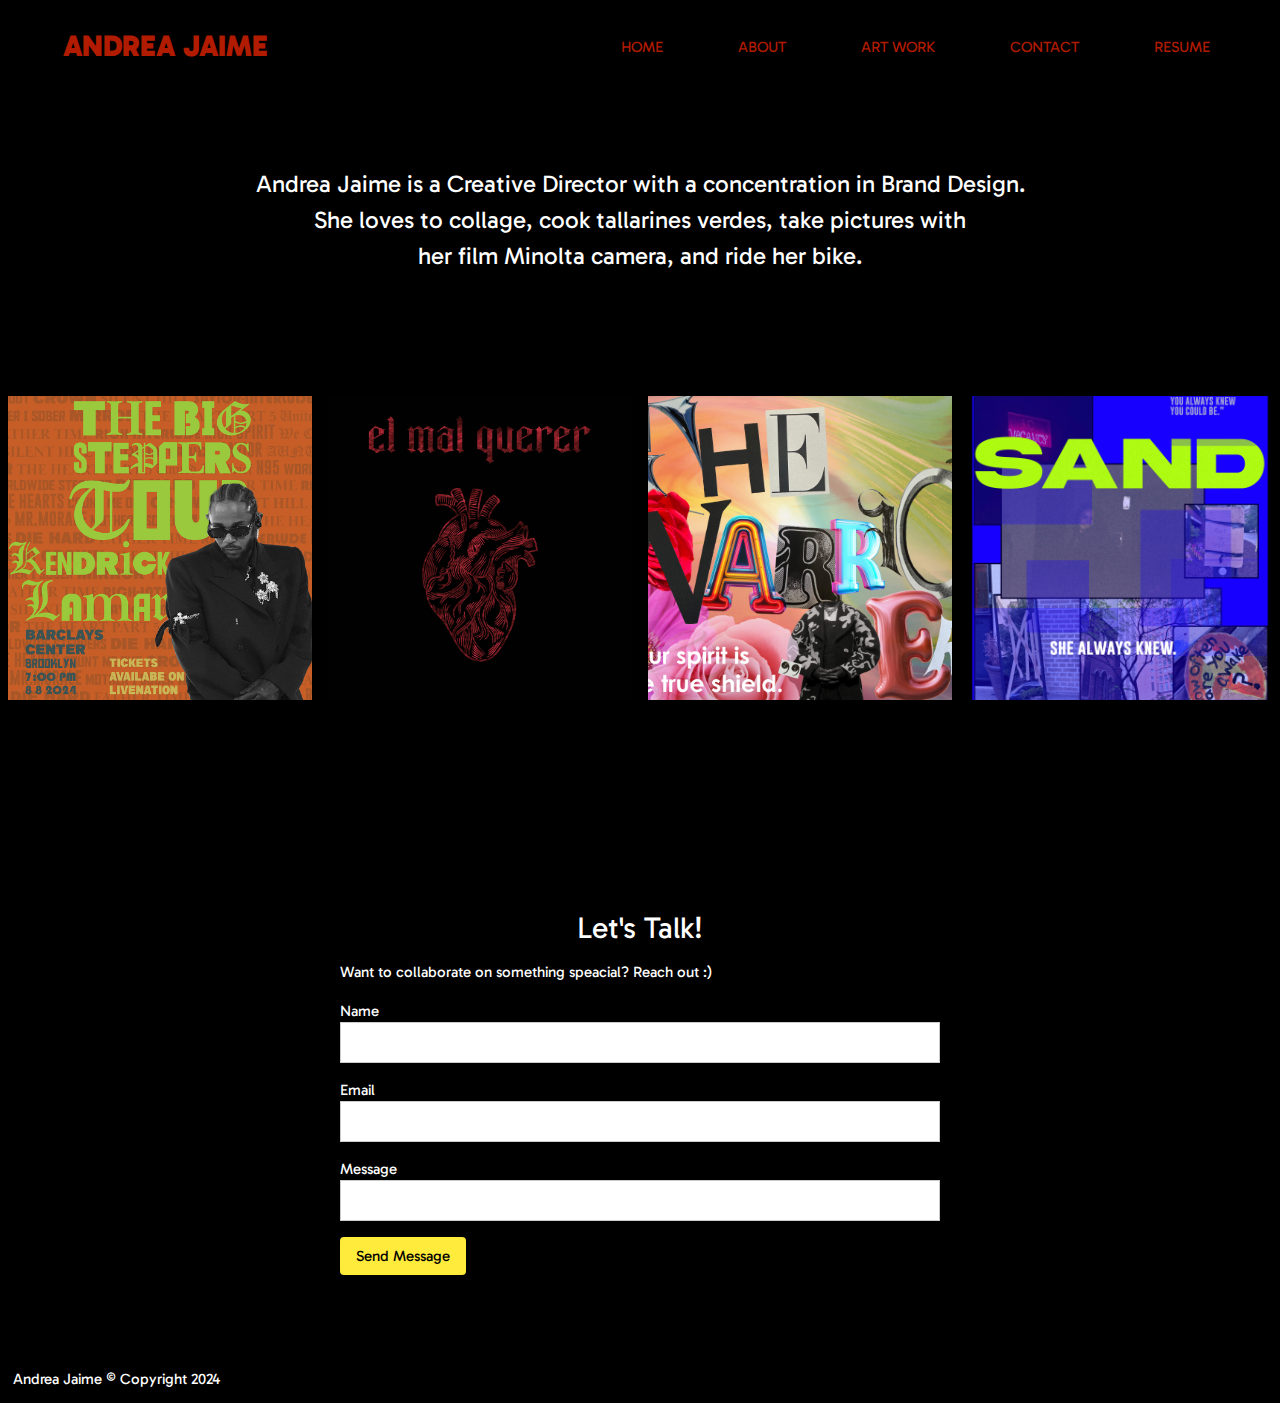
<file: index.html>
<!DOCTYPE html>
<html lang="en">
<meta charset="UTF-8">
<head>
    <title>Andrea Hi-Meh</title>
    <meta name="viewport" content="width=device-width, initial-scale=1">
    <link rel="stylesheet" href="https://www.w3schools.com/w3css/4/w3.css">
    <link rel="stylesheet" href="css/my-styles.css">
    <link rel="preconnect" href="https://fonts.googleapis.com">
    <link rel="preconnect" href="https://fonts.gstatic.com" crossorigin>
    <link href="https://fonts.googleapis.com/css2?family=Gabarito:wght@400..900&display=swap" rel="stylesheet">
</head>
    
<body>
    <!-- hamburger menu-->
    <header class="w3-top">
      <div class="container"> 
          <nav class="navbar">
            <a href="index.html" class="nav-branding nav-link">ANDREA JAIME</a>
            <ul class="nav-menu">
              <li class="nav-item">
                  <a href="index.html" class="nav-link">HOME</a>
              </li>
              <li class="nav-item">
                  <a href="aboutme.html" class="nav-link">ABOUT</a>
              </li>
              <li class="nav-item">
                  <a href="artwork.html" class="nav-link">ART WORK</a>
              </li>
              <li class="nav-item">
                <a href="index.html#contact" class="nav-link">CONTACT</a>
              </li>
              <li class="nav-item">
                  <a href="resume.html" class="nav-link">RESUME</a>
              </li>
            </ul>
            <div class="hamburger">
              <span class="bar"></span>
              <span class="bar"></span>
              <span class="bar"></span>
            </div>
          </nav>
      </div>
    </header>

            
            
  <br>
  <br>
  <br>

  <!-- small about me blurb -->
  <div id="home" class="w3-container w3-padding-top-84 w3-center">
      <h3>Andrea Jaime is a Creative Director with a concentration in Brand Design.
        <br>
        She loves to collage, cook tallarines verdes, take pictures with 
        <br>
        her film Minolta camera, and ride her bike.
      </h3>
  </div>

  <br>
  <br>
  <br>
  <br>
  <br>
            
                   
    <!-- The Modal/Lightbox -->
    <!-- <h2 style="text-align:center">Lightbox</h2> -->
  
  <!--START OF CONTENT-->
 
    <div class="row">
      <div class="column">
          <img src="assets/4x4_Kendrick_Lamar_11.03.24_hi_res_72dpi.jpg" style="width:100%" onclick="openModal();currentSlide(1)" class="hover-shadow cursor">
      </div>
      <div class="column">
          <img src="assets/Album Cover_9.20.24_front_72dpi.jpg" style="width:100%" onclick="openModal();currentSlide(2)" class="hover-shadow cursor">
      </div>
      <div class="column">
          <img src="assets/The_Warrior_Era_Final_Cropped_72dpi.jpg" style="width:100%" onclick="openModal();currentSlide(3)" class="hover-shadow cursor">
      </div>
      <div class="column">
          <img src="assets/SAND_MOVIE_POSTER_with_margin_cropped_hi_res_72dpi.jpg" style="width:100%" onclick="openModal();currentSlide(4)" class="hover-shadow cursor">
      </div>
    </div>

    <div id="myModal" class="modal">
      <span class="close cursor" onclick="closeModal()">&times;</span>
        <div class="modal-content">

          <div class="mySlides">
          <div class="numbertext">1 / 4</div>
            <img src="assets/4x4_Kendrick_Lamar_11.03.24_hi_res_72dpi.jpg" style="width:100%">
          </div>

          <div class="mySlides">
          <div class="numbertext">2 / 4</div>
            <img src="assets/Album Cover_9.20.24_front_72dpi.jpg" style="width:100%">
          </div>

          <div class="mySlides">
          <div class="numbertext">3 / 4</div>
            <img src="assets/The_Warrior_Era_Final_72dpi.jpg" style="width:100%">
          </div>
          
          <div class="mySlides">
          <div class="numbertext">4 / 4</div>
            <img src="assets/SAND_MOVIE_POSTER_with_margin_hi_res_72dpi.jpg" style="width:100%">
          </div>
          
          <a class="prev" onclick="plusSlides(-1)">&#10094;</a>
          <a class="next" onclick="plusSlides(1)">&#10095;</a>

          <!-- holds space for captions-->
          <div class="caption-container">
          <p id="caption"></p>
          </div>


          <div class="column">
            <img class="demo cursor" src="assets/4x4_Kendrick_Lamar_11.03.24_hi_res_72dpi.jpg" style="width:100%" onclick="currentSlide(1)" alt="The Big Steppers Tour">
          </div>
          <div class="column">
            <img class="demo cursor" src="assets/Album Cover_9.20.24_front_72dpi.jpg" style="width:100%" onclick="currentSlide(2)" alt="El Mal Querer Album Cover">
          </div>
          <div class="column">
            <img class="demo cursor" src="assets/The_Warrior_Era_Final_Cropped_72dpi.jpg" style="width:100%" onclick="currentSlide(3)" alt="The Warrior Era">
          </div>
          <div class="column">
            <img class="demo cursor" src="assets/SAND_MOVIE_POSTER_with_margin_cropped_hi_res_72dpi.jpg" style="width:100%" onclick="currentSlide(4)" alt="El Mal Querer Lyrics Gif">
          </div>
        </div>
    </div>

    <br>
    <br>
    <br>
    <br>
    <br>
    <br>

    <!-- Contact section -->
    <div class="w3-container w3-black w3-padding-64 w3-padding-large" id="contact">
        <div class="w3-content" style="max-width:600px">
        <h2 class="w3-center"><b>Let's Talk!</b></h2>
        <p>Want to collaborate on something <b>speacial</b>? Reach out :) </p>
        <form target="_blank" action="https://formsubmit.co/majb92@gmail.com" method="POST">
            <div class="w3-section">
            <label>Name</label>
            <input class="w3-input w3-border" type="text" name="Name" required>
            </div>
            <div class="w3-section">
            <label>Email</label>
            <input class="w3-input w3-border" type="text" name="Email" required>
            </div>
            <div class="w3-section">
            <label>Message</label>
            <input class="w3-input w3-border" type="text" name="Message" required>
            </div>
            <button type="submit" class="w3-button w3-round w3-yellow w3-margin-bottom">Send Message</button>
        </form>
        </div>
    </div>

    
    
    <footer>
        <p> Andrea Jaime &copy; Copyright 2024</p>
    </footer>
</div>

<!-- lightbox modal -->
<script>
    function openModal() {
      document.getElementById("myModal").style.display = "block";
    }
    
    function closeModal() {
      document.getElementById("myModal").style.display = "none";
    }
    
    var slideIndex = 1;
    showSlides(slideIndex);
    
    function plusSlides(n) {
      showSlides(slideIndex += n);
    }
    
    function currentSlide(n) {
      showSlides(slideIndex = n);
    }
    
    function showSlides(n) {
      var i;
      var slides = document.getElementsByClassName("mySlides");
      var dots = document.getElementsByClassName("demo");
      var captionText = document.getElementById("caption");
      if (n > slides.length) {slideIndex = 1}
      if (n < 1) {slideIndex = slides.length}
      for (i = 0; i < slides.length; i++) {
          slides[i].style.display = "none";
      }
      for (i = 0; i < dots.length; i++) {
          dots[i].className = dots[i].className.replace(" active", "");
      }
      slides[slideIndex-1].style.display = "block";
      dots[slideIndex-1].className += " active";
      captionText.innerHTML = dots[slideIndex-1].alt;
    }
</script>

<script src="js/javascript.js"> </script>


	</body>
</html>
</file>
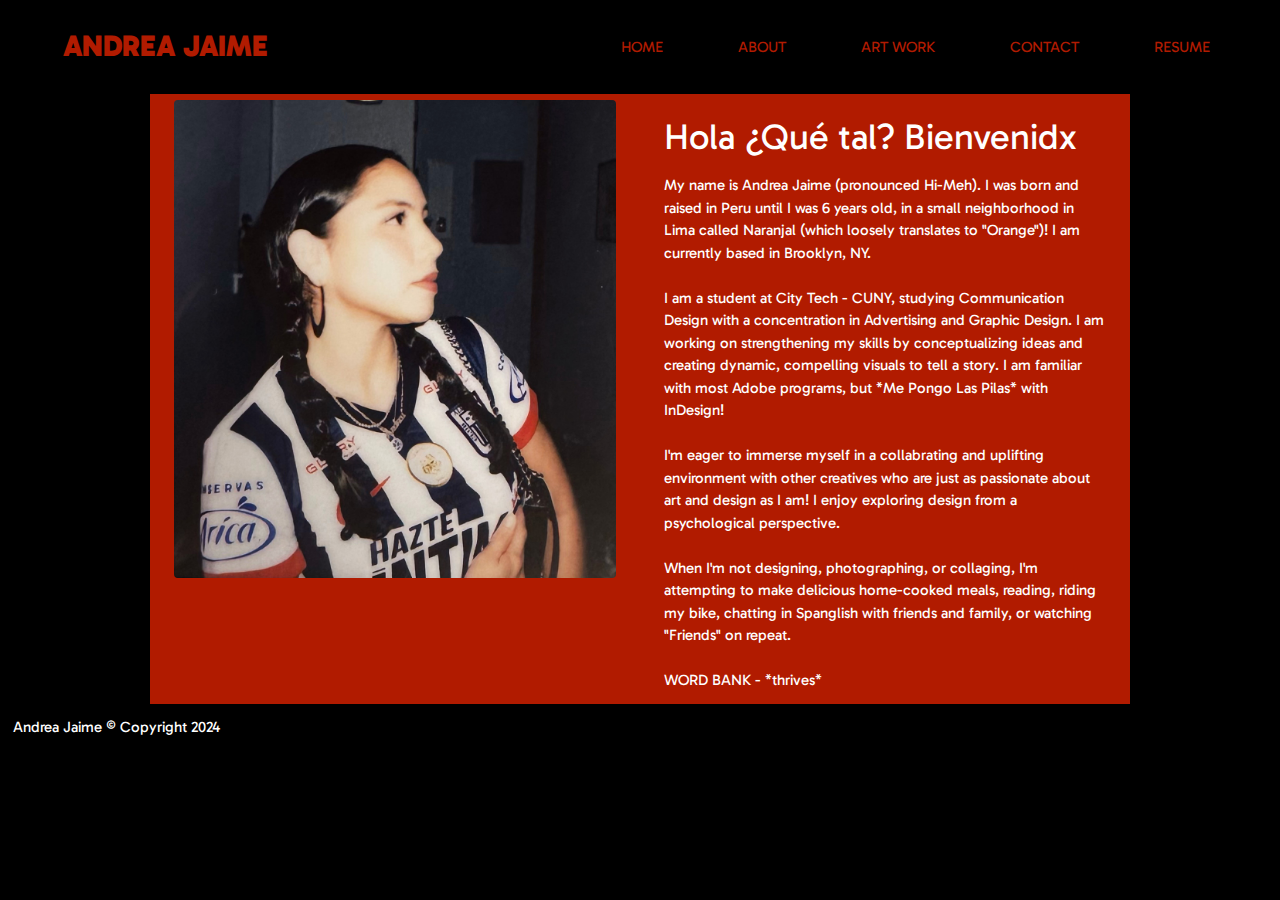
<file: aboutme.html>
<!DOCTYPE html>
<html lang="en">
<meta charset="UTF-8">
<head>
    <title>Andrea Hi-Meh About</title>
    <meta name="viewport" content="width=device-width, initial-scale=1">
    <link rel="stylesheet" href="https://www.w3schools.com/w3css/4/w3.css">
    <link rel="stylesheet" href="css/my-styles.css">
    <link rel="preconnect" href="https://fonts.googleapis.com">
    <link rel="preconnect" href="https://fonts.gstatic.com" crossorigin>
    <link href="https://fonts.googleapis.com/css2?family=Gabarito:wght@400..900&display=swap" rel="stylesheet">
</head>
    
  <body>
    <!-- hamburger menu-->
    <header class="w3-top">
      <div class="container"> 
          <nav class="navbar">
            <a href="index.html" class="nav-branding nav-link">ANDREA JAIME</a>
            <ul class="nav-menu">
              <li class="nav-item">
                  <a href="index.html" class="nav-link">HOME</a>
              </li>
              <li class="nav-item">
                  <a href="aboutme.html" class="nav-link">ABOUT</a>
              </li>
              <li class="nav-item">
                  <a href="artwork.html" class="nav-link">ART WORK</a>
              </li>
              <li class="nav-item">
                <a href="index.html#contact" class="nav-link">CONTACT</a>
              </li>
              <li class="nav-item">
                  <a href="resume.html" class="nav-link">RESUME</a>
              </li>
            </ul>
            <div class="hamburger">
              <span class="bar"></span>
              <span class="bar"></span>
              <span class="bar"></span>
            </div>
          </nav>
      </div>
    </header>
  

      <!--START OF CONTENT--> 
      <div id="home" class="w3-content">
        <div id="about" class="w3-padding-top-36 ">
          <div class="w3-row">
              <div class="w3-half w3-padding-large">
                  <img src="assets/Andrea_Jaime_film_photograph_fixed.jpg" class="w3-round w3-image" alt="Table" style="width:100%">
              </div>

              <div class="w3-half w3-padding-large">
                <h1><b>Hola ¿Qué tal? Bienvenidx</b></h1>
                <p>My name is Andrea Jaime (pronounced Hi-Meh). I was born and raised in Peru until I was 6 years old, in a small neighborhood in Lima called Naranjal (which loosely translates to "Orange")! I am currently based in Brooklyn, NY.
                <br> 
                <br>
                I am a student at City Tech - CUNY, studying Communication Design with a concentration in Advertising and Graphic Design. I am working on strengthening my skills by conceptualizing ideas and creating dynamic, 
                compelling visuals to tell a story. I am familiar with most Adobe programs, but *Me Pongo Las Pilas* with InDesign!
                <br>
                <br>
                I'm eager to immerse myself in a collabrating and uplifting environment with other creatives who are just as passionate about art and design as I am! I enjoy exploring design from a psychological perspective.
                <br>
                <br>
                When I'm not designing, photographing, or collaging, I'm attempting to make delicious home-cooked meals, reading, riding my bike, chatting in Spanglish with friends and family, or watching "Friends" on repeat.
                <br>
                <br>
                WORD BANK - *thrives*
                </p>
              </div>
          </div>
        </div>
      </div>
    
    <!--END OF CONTEDNT-->

    <footer>
        <p>Andrea Jaime &copy; Copyright 2024</p>
    </footer>


        <script src="js/javascript.js"> </script>
    
  </body>
  </html>
</file>
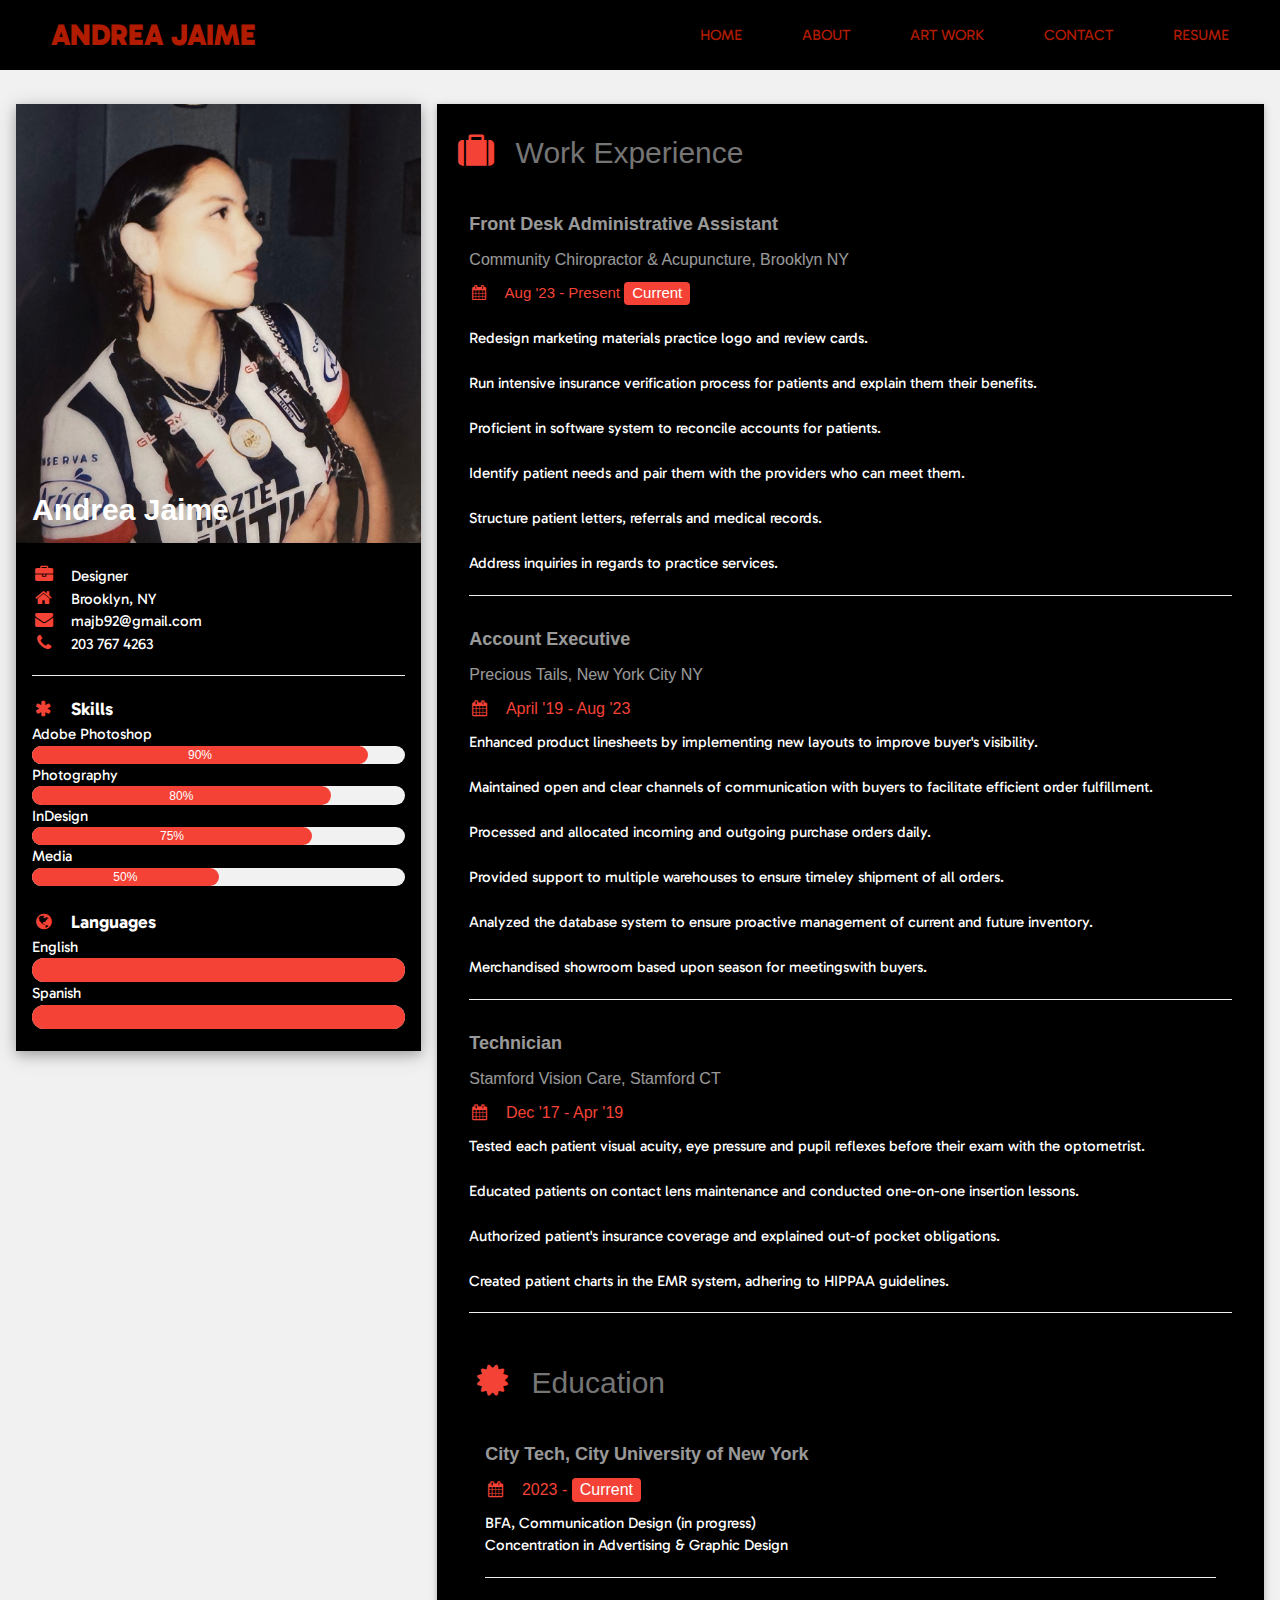
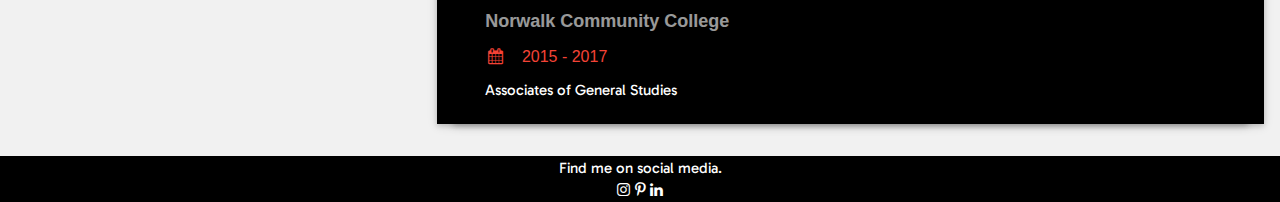
<file: resume.html>
<!DOCTYPE html>
<meta charset="UTF-8">
<html lang="en">
    <head>
        <!-- Remember to replace this title with the name of your website! -->
        <title>Andrea Hi-Meh Resume</title>

        <!-- Keep this stuff. It makes the site responsive and makes w3.css work. -->
        
        <meta name="viewport" content="width=device-width, initial-scale=1">
        <link rel="stylesheet" href="https://www.w3schools.com/w3css/4/w3.css">
        <link rel="stylesheet" href="css/my-resume-style.css">
       
        <!-- Keep this too. This template uses Font Awesome icons, and this makes them work.  -->
        <link rel="stylesheet" href="https://cdnjs.cloudflare.com/ajax/libs/font-awesome/4.7.0/css/font-awesome.min.css">
        <link rel="preconnect" href="https://fonts.googleapis.com">
        <link rel="preconnect" href="https://fonts.gstatic.com" crossorigin>
        <link href="https://fonts.googleapis.com/css2?family=Gabarito:wght@400..900&display=swap" rel="stylesheet">
        
       
        

        <!-- YOU CAN DELETE THIS EMBEDDED CSS. USE YOUR OWN CSS FILE 
        WITH YOUR OWN FONT.  -->
       <style>  
        html,body,h1,h2,h3,h4,h5,h6 {font-family: "Roboto", sans-serif}
        </style>  <!-- DELETE ME!-->

    </head>


    <body class="w3-light-grey">
        
        <div>

            <header class="w3-top">
                <div class="container"> 
                    <nav class="navbar">
                      <a href="index.html" class="nav-branding nav-link">ANDREA JAIME</a>
                      <ul class="nav-menu">
                        <li class="nav-item">
                            <a href="index.html" class="nav-link">HOME</a>
                        </li>
                        <li class="nav-item">
                            <a href="aboutme.html" class="nav-link">ABOUT</a>
                        </li>
                        <li class="nav-item">
                            <a href="artwork.html" class="nav-link">ART WORK</a>
                        </li>
                        <li class="nav-item">
                          <a href="index.html#contact" class="nav-link">CONTACT</a>
                        </li>
                        <li class="nav-item">
                            <a href="resume.html" class="nav-link">RESUME</a>
                        </li>
                      </ul>
                      <div class="hamburger">
                        <span class="bar"></span>
                        <span class="bar"></span>
                        <span class="bar"></span>
                      </div>
                    </nav>
                </div>
            </header>
            


        <div id="home" class="w3-content w3-margin-top" style="max-width:1400px;">

        <!-- The Grid -->
            <div class="w3-row-padding">
            
                <!-- Left Column -->
                <div class="w3-third">
                
                    <div class="w3-black w3-text-grey w3-card-4">
                        <div class="w3-display-container">
                            <img src="assets/Andrea_Jaime_film_photograph_fixed.jpg" " style="width:100%" alt="Avatar">
                            <div class="w3-display-bottomleft w3-container w3-text-white">
                                <h2><b>Andrea Jaime</b></h2>
                            </div>
                        </div>
                        <br>
                        <div class="w3-container">

                            <p><i class="fa fa-briefcase fa-fw w3-margin-right w3-large w3-text-red"></i>Designer</p>
                            <p><i class="fa fa-home fa-fw w3-margin-right w3-large w3-text-red"></i>Brooklyn, NY</p>
                            <p><i class="fa fa-envelope fa-fw w3-margin-right w3-large w3-text-red"></i>majb92@gmail.com</p>
                            <p><i class="fa fa-phone fa-fw w3-margin-right w3-large w3-text-red"></i>203 767 4263</p>
                            <hr>

                            <p class="w3-large"><b><i class="fa fa-asterisk fa-fw w3-margin-right w3-text-red"></i>Skills</b></p>
                            <p>Adobe Photoshop</p>
                            <div class="w3-light-grey w3-round-xlarge w3-small">
                                <div class="w3-container w3-center w3-round-xlarge w3-red" style="width:90%">90%</div>
                            </div>
                            <p>Photography</p>
                            <div class="w3-light-grey w3-round-xlarge w3-small">
                                <div class="w3-container w3-center w3-round-xlarge w3-red" style="width:80%">
                                    <div class="w3-center w3-text-white">80%</div>
                                </div>
                            </div>
                            <p>InDesign</p>
                            <div class="w3-light-grey w3-round-xlarge w3-small">
                                <div class="w3-container w3-center w3-round-xlarge w3-red" style="width:75%">75%</div>
                            </div>
                            <p>Media</p>
                            <div class="w3-light-grey w3-round-xlarge w3-small">
                                <div class="w3-container w3-center w3-round-xlarge w3-red" style="width:50%">50%</div>
                            </div>
                            <br>

                            <p class="w3-large w3-text-theme"><b><i class="fa fa-globe fa-fw w3-margin-right w3-text-red"></i>Languages</b></p>
                            <p>English</p>
                            <div class="w3-light-grey w3-round-xlarge">
                                <div class="w3-round-xlarge w3-red" style="height:24px;width:100%"></div>
                            </div>
                            <p>Spanish</p>
                            <div class="w3-light-grey w3-round-xlarge">
                                <div class="w3-round-xlarge w3-red" style="height:24px;width:100%"></div>
                            </div>
                            <br>
                        </div>
                    </div>
                    <br>

                <!-- End Left Column -->
                </div>

                <!-- Right Column -->
                <div class="w3-twothird">
                
                <div class="w3-container w3-card w3-black w3-margin-bottom">

                    <h2 class="w3-text-grey w3-padding-16"><i class="fa fa-suitcase fa-fw w3-margin-right w3-xxlarge w3-text-red"></i>Work Experience</h2>
                    
                                        
                    <!-- COMMUNITY CHIRO-->
                    <div class="w3-container">
                    <h5 class="w3-opacity"><b>Front Desk Administrative Assistant</b></h5>
                    <h6 class="w3-opacity">Community Chiropractor & Acupuncture, Brooklyn NY</h6>
                    <h7 class="w3-text-red"><i class="fa fa-calendar fa-fw w3-margin-right"></i>Aug '23 - Present <span class="w3-tag w3-red w3-round">Current</span></h7>
                    <br>
                    <br>
                    <p>Redesign marketing materials practice logo and review cards.
                        <br>
                        <br>
                        Run intensive insurance verification process for patients and explain them
                        their benefits.
                        <br>
                        <br>
                        Proficient in software system to reconcile accounts for patients.
                        <br>
                        <br>
                        Identify patient needs and pair them with the providers who can
                        meet them.
                        <br>
                        <br>
                        Structure patient letters, referrals and medical records.
                        <br>
                        <br>
                        Address inquiries in regards to practice services.
                    </p>
                    <hr>
                    </div>

                    <!-- Precious Tails-->
                    <div class="w3-container">
                    <h5 class="w3-opacity"><b>Account Executive</b></h5>
                    <h6 class="w3-opacity">Precious Tails, New York City NY</h6>
                    <h6 class="w3-text-red"><i class="fa fa-calendar fa-fw w3-margin-right"></i>April '19 - Aug '23</h6>
                    
                    <p>Enhanced product linesheets by implementing new layouts to improve
                        buyer's visibility.
                        <br>
                        <br>
                        Maintained open and clear channels of communication with buyers to
                        facilitate efficient order fulfillment.
                        <br>
                        <br>
                        Processed and allocated incoming and outgoing purchase orders daily.
                        <br>
                        <br>
                        Provided support to multiple warehouses to ensure timeley shipment of
                        all orders.
                        <br>
                        <br>
                        Analyzed the database system to ensure proactive management of current
                        and future inventory.
                        <br>
                        <br>
                        Merchandised showroom based upon season for meetingswith buyers.
                    </p>
                    <hr>
                    </div>

                    <!-- SVC -->
                    <div class="w3-container">
                    <h5 class="w3-opacity"><b>Technician</b></h5>
                    <h6 class="w3-opacity">Stamford Vision Care, Stamford CT</h6>
                    <h6 class="w3-text-red"><i class="fa fa-calendar fa-fw w3-margin-right"></i>Dec '17 - Apr '19</h6>
                    
                    <p>Tested each patient visual acuity, eye pressure and pupil reflexes before
                        their exam with the optometrist.
                        <br>
                        <br>
                        Educated patients on contact lens maintenance and conducted one-on-one
                        insertion lessons.
                        <br>
                        <br>
                        Authorized patient's insurance coverage and explained out-of pocket
                        obligations.
                        <br>
                        <br>
                        Created patient charts in the EMR system, adhering to HIPPAA guidelines.
                    </p>
                    <hr>
                    </div>

            
                <div class="w3-container w3-card w3-black">
                    <h2 class="w3-text-grey w3-padding-16"><i class="fa fa-certificate fa-fw w3-margin-right w3-xxlarge w3-text-red"></i>Education</h2>
                    <div class="w3-container">
                    <h5 class="w3-opacity"><b>City Tech, City University of New York</b></h5>
                    <h6 class="w3-text-red"><i class="fa fa-calendar fa-fw w3-margin-right"></i>2023 - <span class="w3-tag w3-red w3-round">Current</span></h6>
                    <p>BFA, Communication Design (in progress)</p>
                    <p> Concentration in Advertising & Graphic Design</p>
                    <hr>
                    </div>
                    <div class="w3-container">
                    <h5 class="w3-opacity"><b>Norwalk Community College</b></h5>
                    <h6 class="w3-text-red"><i class="fa fa-calendar fa-fw w3-margin-right"></i>2015 - 2017</h6>
                    <p>Associates of General Studies</p><br>
                    </div>
                </div>

                <!-- End Right Column -->
                </div>
                
            <!-- End Grid -->
            </div>
        
        <!-- End Page Container -->
        </div>

        <footer class="w3-container w3-black w3-center w3-margin-top">
            <p>Find me on social media.</p>
            <i class="fa fa-instagram w3-hover-opacity" a href="www.instagram.com"></i></a>
            <i class="fa fa-pinterest-p w3-hover-opacity"></i>
            <i class="fa fa-linkedin w3-hover-opacity"></i>
        </footer>

        <script src="js/javascript.js"> </script>

    </body>

</html>
</file>
<file: css/my-styles.css>
h1, h3, p, b, nav {
  font-family: "Gabarito", sans-serif;
  font-optical-sizing: auto;
  font-weight: 400;
  font-style: normal;
  color: white;
}

#contact {
  font-family: "Gabarito", sans-serif;
  font-optical-sizing: auto;
  font-weight: 400;
  font-style: normal;
  color: white;
}

#home {
  padding-top: 88px;
}

/* NAV NAME */
.nav-branding {
  font-family: "Gabarito", sans-serif;
  font-optical-sizing: auto;
  font-weight: 900;
  font-style: normal;
  color:#b11b00;
}

/* ABOUT ME CONTAINER */
#about {
  background-color:#b11b00;
  }

/* IMAGE HOVER OPACITY */
img:hover {
  opacity: 0.5;
}

/* BACKGROUND OF PAGES */
body {
background-color:black;
}

header h1 {
color: #b11b00; }

article h4 {
text-align: center;}

section h3 {
font-weight: 400;
}

article img {
max-width: 100%;
height:auto;}

nav, #feature, footer {
margin: 1%; }

nav li {
display: inline;
padding: 0.5em;
color: #410a00;}

/* photograph container color */
.row-color-1 {
background-color: black;
}

/* lightbox */

body {
font-family: Verdana, sans-serif;
margin: 0;
}

* {
box-sizing: border-box;
}

.row > .column {
padding: 0 8px;
}

.row:after {
content: "";
display: table;
clear: both;
}

.column {
float: left;
width: 25%;
}

/* The Modal (background) */
.modal {
display: none;
position: fixed;
z-index: 1;
padding-top: 100px;
left: 0;
top: 0;
width: 100%;
height: 100%;
overflow: auto;
background-color: black;
}

/* Modal Content */
.modal-content {
position: relative;
background-color: #fefefe;
margin: auto;
padding: 0;
width: 90%;
max-width: 1200px;
}

/* The Close Button */
.close {
color: white;
position: absolute;
top: 10px;
right: 25px;
font-size: 35px;
font-weight: bold;
}

.close:hover,
.close:focus {
color: #999;
text-decoration: none;
cursor: pointer;
}

.mySlides {
display: none;
}

.cursor {
cursor: pointer;
}

/* Next & previous buttons */
.prev,
.next {
cursor: pointer;
position: absolute;
top: 50%;
width: auto;
padding: 16px;
margin-top: -50px;
color: white;
font-weight: bold;
font-size: 20px;
transition: 0.6s ease;
border-radius: 0 3px 3px 0;
user-select: none;
-webkit-user-select: none;
}

/* Position the "next button" to the right */
.next {
right: 0;
border-radius: 3px 0 0 3px;
}

/* On hover, add a black background color with a little bit see-through */
.prev:hover,
.next:hover {
background-color: rgba(0, 0, 0, 0.8);
}

/* Number text (1/3 etc) */
.numbertext {
color: #f2f2f2;
font-size: 12px;
padding: 8px 12px;
position: absolute;
top: 0;
}

img {
margin-bottom: -4px;
}

.caption-container {
text-align: center;
background-color: black;
padding: 2px 16px;
color: white;
}

.demo {
opacity: 0.6;
}

.active,
.demo:hover {
opacity: 1;
}

img.hover-shadow {
transition: 0.3s;
}

.hover-shadow:hover {
box-shadow: 0 4px 8px 0 rgba(0, 0, 0, 0.2), 0 6px 20px 0 rgba(0, 0, 0, 0.19);
}


/* hamburger menu */

*{
padding: 0;
margin: 0;
}

header{
background-color: black;
}

li{
list-style: none;
}

a{
color: #b11b00;
text-decoration: none;
}

.container{
max-width: 1224px;
width: 92%;
margin: 0 auto;
}

.navbar{
min-height: 70px;
display: flex;
justify-content: space-between;
align-items: center;
}

.nav-branding{
font-size: 2rem;
}

.nav-menu{
display: flex;
justify-content: space-between;
align-items: center;
gap: 60px;
}

.nav-link{
transition: 0.3s ease-out;
}

.nav-link:hover{
color: yellow;
}

.hamburger{
display: none;
cursor: pointer;
}

.bar{
display: block;
width: 25px;
height: 3px;
margin: 5px auto;
-webkit-transition: all 0.3s ease;
transition: all 0.3s ease;
background-color: white;
}

@media(max-width:1024px){
.hamburger{
display: block;
}

.hamburger.active .bar:nth-child(2){
opacity: 0;
}
.hamburger.active .bar:nth-child(1){
transform: translateY(8px) rotate(45deg);
}
.hamburger.active .bar:nth-child(3){
transform: translateY(-8px) rotate(-45deg);
}

.nav-menu{
position: fixed;
left: -100%;
top: 70px;
gap: 0;
flex-direction: column;
background-color: black;
width: 100%;
text-align: center;
transition: 0.3s;
}

.nav-item{
margin: 16px 0;
}

.nav-menu.active{
left: 0;
}
}
</file>
<file: css/my-resume-style.css>
p, nav  {
  font-family: "Gabarito", sans-serif;
  font-optical-sizing: auto;
  font-weight: 400;
  font-style: normal;
  color: white;
}

body {
  background-color: #0c0c0c;
  }

#home {
  padding-top: 88px;
}

/* NAV NAME */
.nav-branding {
  font-family: "Gabarito", sans-serif;
  font-optical-sizing: auto;
  font-weight: 900;
  font-style: normal;
  color:#b11b00;
}

/* hamburger menu */

*{
  padding: 0;
  margin: 0;
  }
  
  header{
  background-color: black;
  }
  
  li{
  list-style: none;
  }
  
  a{
  color: #b11b00;
  text-decoration: none;
  }
  
  .container{
  max-width: 1224px;
  width: 92%;
  margin: 0 auto;
  }
  
  .navbar{
  min-height: 70px;
  display: flex;
  justify-content: space-between;
  align-items: center;
  }
  
  .nav-branding{
  font-size: 2rem;
  }
  
  .nav-menu{
  display: flex;
  justify-content: space-between;
  align-items: center;
  gap: 60px;
  }
  
  .nav-link{
  transition: 0.3s ease-out;
  }
  
  .nav-link:hover{
  color: yellow;
  }
  
  .hamburger{
  display: none;
  cursor: pointer;
  }
  
  .bar{
  display: block;
  width: 25px;
  height: 3px;
  margin: 5px auto;
  -webkit-transition: all 0.3s ease;
  transition: all 0.3s ease;
  background-color: white;
  }
  
  @media(max-width:1024px){
  .hamburger{
  display: block;
  }
  
  .hamburger.active .bar:nth-child(2){
  opacity: 0;
  }
  .hamburger.active .bar:nth-child(1){
  transform: translateY(8px) rotate(45deg);
  }
  .hamburger.active .bar:nth-child(3){
  transform: translateY(-8px) rotate(-45deg);
  }
  
  .nav-menu{
  position: fixed;
  left: -100%;
  top: 70px;
  gap: 0;
  flex-direction: column;
  background-color: black;
  width: 100%;
  text-align: center;
  transition: 0.3s;
  }
  
  .nav-item{
  margin: 16px 0;
  }
  
  .nav-menu.active{
  left: 0;
  }
  }
</file>
